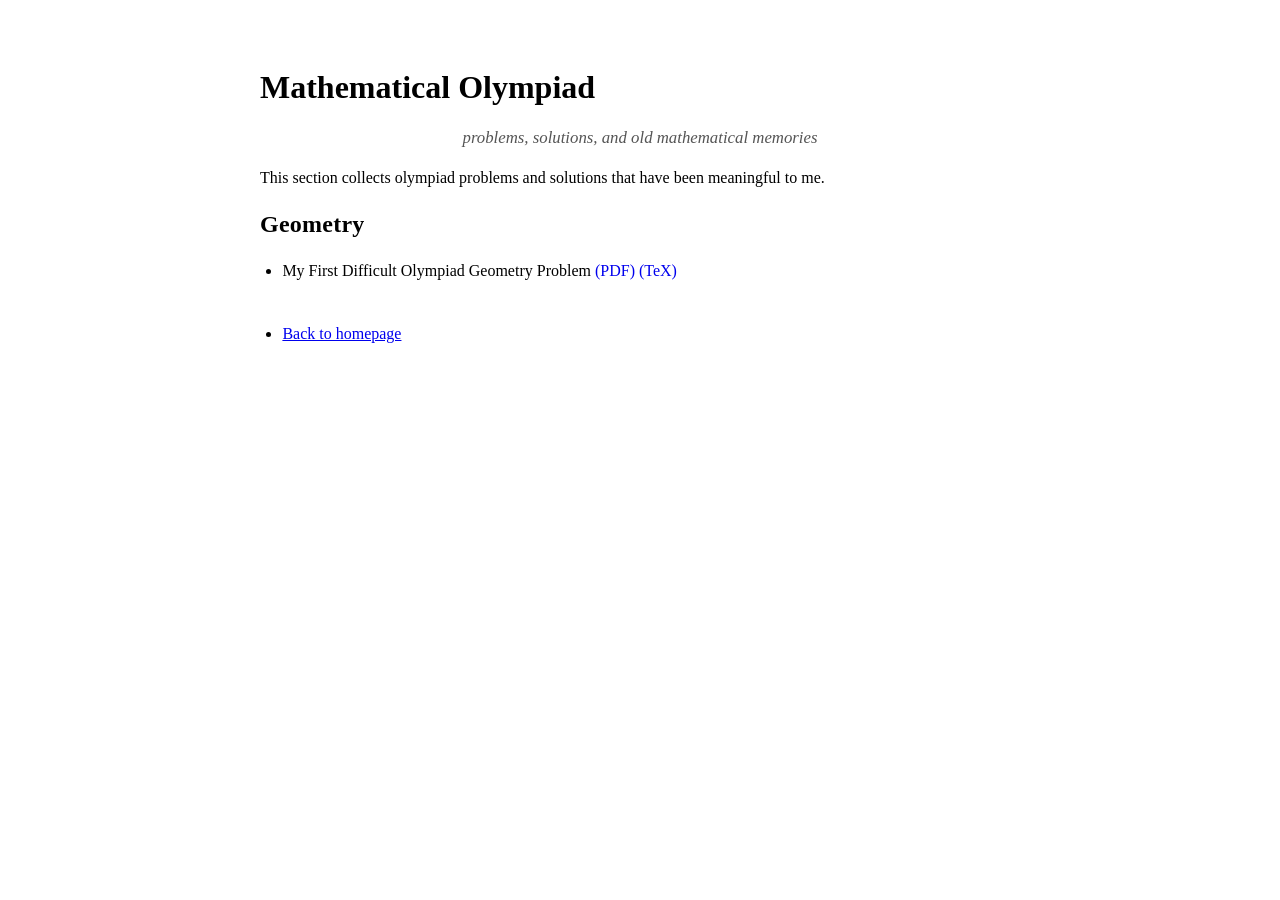
<file: olympiad/index.html>
<!doctype html>
<html lang="en">
  <head>
    <meta charset="utf-8" />
    <meta name="viewport" content="width=device-width, initial-scale=1" />
    <title>Mathematical Olympiad | Xinzhe Li</title>
    <link rel="icon" type="image/png" href="../assets/favicon.png">
    <meta
      name="description"
      content="Mathematical olympiad problems and solutions by Xinzhe Li."
    />
    <link rel="canonical" href="https://xinzhezackli.github.io/olympiad/" />
    <link rel="stylesheet" href="https://latex.vercel.app/style.min.css" />
    <link rel="stylesheet" href="../style.css?v=106" />
  </head>
  <body>
    <header>
      <h1>Mathematical Olympiad</h1>
      <p class="subtitle">problems, solutions, and old mathematical memories</p>
    </header>

    <main>
      <p>
        This section collects olympiad problems and solutions that have been
        meaningful to me.
      </p>

      <section aria-labelledby="geometry">
        <h2 id="geometry">Geometry</h2>
        <ul class="notes-list">
          <li>
            My First Difficult Olympiad Geometry Problem
            <a class="plain-link" href="geometry/first-hard-geometry-problem/solution.pdf">(PDF)</a>
            <a class="plain-link" href="geometry/first-hard-geometry-problem/solution.tex">(TeX)</a>
          </li>
        </ul>
      </section>

      <ul class="notes-list">
        <li><a href="../index.html">Back to homepage</a></li>
      </ul>
    </main>
  </body>
</html>
</file>
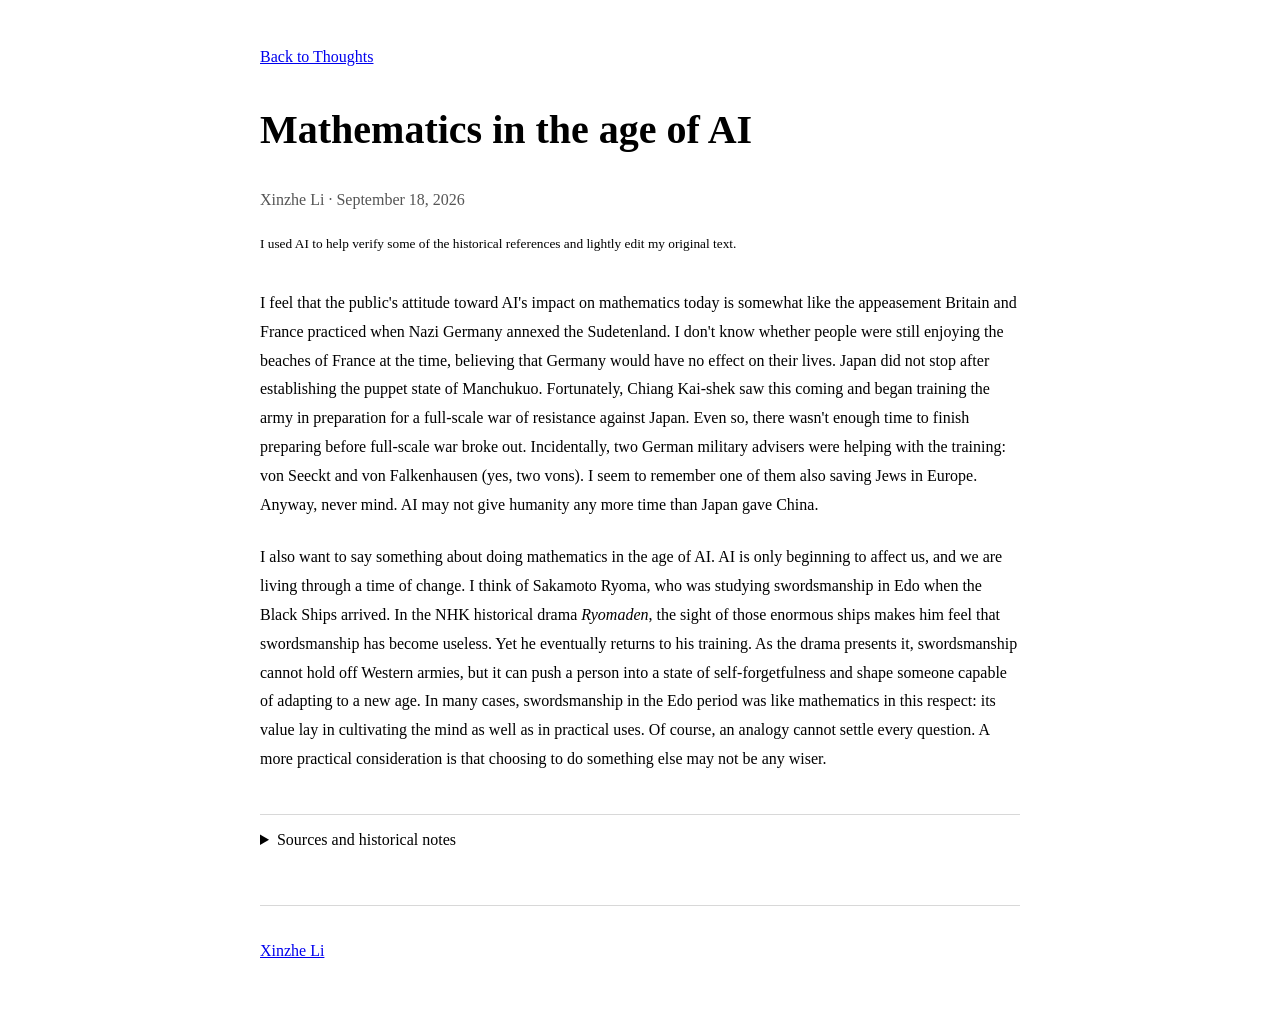
<file: fragments/ai-and-mathematics.html>
<!doctype html>
<html lang="en">
  <head>
    <meta charset="utf-8" />
    <meta name="viewport" content="width=device-width, initial-scale=1" />
    <title>Mathematics in the age of AI | Xinzhe Li</title>
    <meta name="description" content="Personal thoughts on AI's impact on mathematics, the time we have to adapt, and why mathematical training might still matter." />
    <link rel="canonical" href="https://xinzhezackli.github.io/fragments/ai-and-mathematics.html" />
    <link rel="icon" type="image/png" href="../assets/favicon.png" />
    <link rel="stylesheet" href="https://latex.vercel.app/style.min.css" />
    <link rel="stylesheet" href="../style.css?v=114" />
    <link rel="stylesheet" href="essay.css" />
  </head>
  <body>
    <nav class="essay-nav" aria-label="Breadcrumb">
      <a href="../index.html#thoughts">Back to Thoughts</a>
    </nav>

    <main>
      <article aria-labelledby="essay-title">
        <header class="essay-header">
          <h1 id="essay-title">Mathematics in the age of AI</h1>
          <p class="essay-byline">Xinzhe Li · <time datetime="2026-09-18">September 18, 2026</time></p>
          <p><small>I used AI to help verify some of the historical references and lightly edit my original text.</small></p>
        </header>

        <div class="essay-text">
          <p>
            I feel that the public's attitude toward AI's impact on mathematics today is somewhat like the appeasement Britain and France practiced when Nazi Germany annexed the Sudetenland. I don't know whether people were still enjoying the beaches of France at the time, believing that Germany would have no effect on their lives. Japan did not stop after establishing the puppet state of Manchukuo. Fortunately, Chiang Kai-shek saw this coming and began training the army in preparation for a full-scale war of resistance against Japan. Even so, there wasn't enough time to finish preparing before full-scale war broke out. Incidentally, two German military advisers were helping with the training: von Seeckt and von Falkenhausen (yes, two vons). I seem to remember one of them also saving Jews in Europe. Anyway, never mind. AI may not give humanity any more time than Japan gave China.
          </p>
          <p>
            I also want to say something about doing mathematics in the age of AI. AI is only beginning to affect us, and we are living through a time of change. I think of Sakamoto Ryoma, who was studying swordsmanship in Edo when the Black Ships arrived. In the NHK historical drama <cite>Ryomaden</cite>, the sight of those enormous ships makes him feel that swordsmanship has become useless. Yet he eventually returns to his training. As the drama presents it, swordsmanship cannot hold off Western armies, but it can push a person into a state of self-forgetfulness and shape someone capable of adapting to a new age. In many cases, swordsmanship in the Edo period was like mathematics in this respect: its value lay in cultivating the mind as well as in practical uses. Of course, an analogy cannot settle every question. A more practical consideration is that choosing to do something else may not be any wiser.
          </p>
        </div>

        <details class="essay-sources">
          <summary>Sources and historical notes</summary>
          <ol>
            <li>
              The <a href="https://encyclopedia.ushmm.org/content/en/timeline-event/holocaust/1933-1938/munich-agreement">Munich Agreement</a> of September 1938 allowed Germany to annex the Sudetenland. The United States Holocaust Memorial Museum gives the sequence of the agreement and occupation.
            </li>
            <li>
              On China's preparations, see Su Sheng-hsiung's <a href="https://www.drnh.gov.tw/var/file/3/1003/img/10/175698954.pdf"><cite>Re-visiting Chiang Kai-shek's Strategy for the Battle of Shanghai</cite></a> and Pao-Jen Fu's <a href="https://surface.syr.edu/hst_etd/37/"><cite>The German military mission in Nanking, 1928-1938</cite></a>. Military reform also faced civil war and financial constraints.
            </li>
            <li>
              A documented rescue involving Falkenhausen concerned <a href="https://world.people.com.cn/n1/2025/0914/c1002-40563585.html">96 Belgian hostages in 1944, following an appeal by Qian Xiuling</a>. That account does not identify them as Jewish. Falkenhausen also bore responsibility for anti-Jewish persecution and deportations, as discussed in the <a href="https://www.ghwk.de/en/press/newsletter/vi/2024-alexander-von-falkenhausen">House of the Wannsee Conference's historical account</a>.
            </li>
            <li>
              The <cite>Ryomaden</cite> scenes are in <a href="https://www.nhk-ondemand.jp/goods/G2010022719SA000/">episode 5, <span lang="ja">黒船と剣</span></a>, and <a href="https://www.nhk-ondemand.jp/goods/G2010022720SA000/">episode 6, <span lang="ja">松陰はどこだ？</span></a>. The discussion of training is paraphrased from the drama, with dialogue recorded in a <a href="https://ameblo.jp/fookin/entry-10495825489.html">contemporary viewer's notes</a>; it is not presented as Ryoma's documented historical words.
            </li>
            <li>
              The All Japan Kendo Federation's <a href="https://www.kendo.or.jp/knowledge/kendo-history/">history of kendo</a> discusses the development of swordsmanship as a form of personal and mental cultivation during the Edo period.
            </li>
          </ol>
        </details>
      </article>
    </main>

    <footer class="site-footer">
      <p><a href="../index.html">Xinzhe Li</a></p>
    </footer>
  </body>
</html>
</file>
<file: style.css>
:root {
  --content-width: 760px;
  --muted-text: #555;
  --soft-border: #d8d8d8;
}

body {
  max-width: var(--content-width);
  margin: 0 auto;
  padding: 3rem 1.25rem 2rem;
}

.site-header {
  position: relative;
  text-align: center;
  margin-bottom: 2.75rem;
}

.geometry-icon {
  width: 90px;
  height: 90px;
  object-fit: contain;
  box-shadow: none;
  border: none;
}

.geometry-desktop {
  display: block;
  position: absolute;
  top: 0;
  right: 0;
}

.geometry-mobile {
  display: none;
}

.site-header h1.site-title {
  text-align: center;
  margin-bottom: 0.35rem;
  font-weight: normal;
  letter-spacing: 0;
}

.title-en {
  font-family: "EB Garamond", Georgia, serif;
  font-weight: 700;
  font-style: italic;
  letter-spacing: 0.01em;
  white-space: nowrap;
}

.name-mark-corner {
  position: fixed;
  right: clamp(1rem, 4vw, 3rem);
  bottom: clamp(1rem, 4vw, 2rem);
  z-index: 10;
  display: block;
  width: clamp(1.8rem, 4.5vw, 2.4rem);
  height: auto;
  margin: 0;
  border: 0;
  border-radius: 0;
  box-shadow: none;
  pointer-events: none;
}

.subtitle {
  text-align: center;
  margin-top: 0;
  color: var(--muted-text);
  font-size: 1.05rem;
  font-family: Palatino, "Palatino Linotype", "Book Antiqua", Georgia, serif;
  font-style: italic;
}

h2,
h3 {
  font-family: Palatino, "Palatino Linotype", "Book Antiqua", Georgia, serif;
  font-weight: 600;
  letter-spacing: 0.01em;
}

main section {
  margin-bottom: 2.25rem;
}

main p,
main li,
.contact-block p,
.site-footer p {
  font-family: Palatino, "Palatino Linotype", "Book Antiqua", Georgia, serif;
  font-size: 1rem;
  line-height: 1.68;
}

.notes-list,
.fragment-list {
  padding-left: 1.4rem;
}

.plain-link {
  text-decoration: none !important;
}

.plain-link:hover,
.plain-link:focus {
  text-decoration: none !important;
}

.photo-grid {
  display: grid;
  grid-template-columns: repeat(3, minmax(0, 1fr));
  gap: 1.5rem;
  align-items: start;
  margin-top: 1rem;
}

.photo-card {
  display: flex;
  flex-direction: column;
  align-items: center;

  width: 100%;
  max-width: 100%;

  margin: 0;
  padding: 0;

  border: none;
  box-shadow: none;
  background: transparent;
}

.photo-card img {
  display: block;

  width: 100%;
  max-width: 100%;
  height: 180px;
  object-fit: cover;

  margin: 0;
  padding: 0;

  border: none;
  box-shadow: none;
}

.photo-card figcaption {
  display: block;

  margin-top: 0.5rem;
  padding: 0;

  font-family: "Hiragino Mincho ProN", "Yu Mincho", "YuMincho", "MS Mincho", "Songti SC", "Noto Serif CJK SC", serif;
  font-size: 0.95rem;
  font-weight: 400;
  font-style: normal;
  text-align: center;
  line-height: 1.3;
  color: var(--muted-text);

  position: static;
}

.photo-card figcaption::before {
  content: none !important;
}

.site-footer {
  margin-top: 3.5rem;
  padding-top: 1rem;
  border-top: 1px solid var(--soft-border);
  color: var(--muted-text);
  font-size: 0.9rem;
}

@media (max-width: 640px) {
  body {
    padding-top: 2rem;
  }

  .name-mark-corner {
    width: 1.65rem;
    right: 0.75rem;
    bottom: 0.75rem;
  }

  .geometry-desktop {
    display: none;
  }

  .geometry-mobile {
    display: block;
    width: 86px;
    height: 86px;
    margin: 2rem auto 0;
  }

  .photo-grid {
    grid-template-columns: 1fr;
  }

  .photo-card {
    width: 100%;
    max-width: 100%;
  }

  .photo-card img {
    width: 100%;
    max-width: 100%;
    height: 180px;
    object-fit: cover;
  }
}
</file>
<file: fragments/essay.css>
.essay-nav {
  margin-bottom: 2.5rem;
}

.essay-header {
  margin-bottom: 2rem;
}

.essay-header h1 {
  text-align: left;
  font-size: clamp(1.8rem, 5vw, 2.5rem);
  line-height: 1.2;
}

.essay-byline {
  color: var(--muted-text);
}

.essay-text p {
  text-align: left;
  line-height: 1.8;
  margin-bottom: 1.5rem;
}

.essay-sources {
  margin-top: 2.5rem;
  padding-top: 1rem;
  border-top: 1px solid var(--soft-border);
}

.essay-sources summary {
  cursor: pointer;
}

.essay-sources li {
  margin-bottom: 1rem;
  overflow-wrap: anywhere;
}

.essay-text a:focus-visible,
.essay-nav a:focus-visible,
.essay-sources a:focus-visible,
.essay-sources summary:focus-visible {
  outline: 2px solid currentColor;
  outline-offset: 3px;
}
</file>
